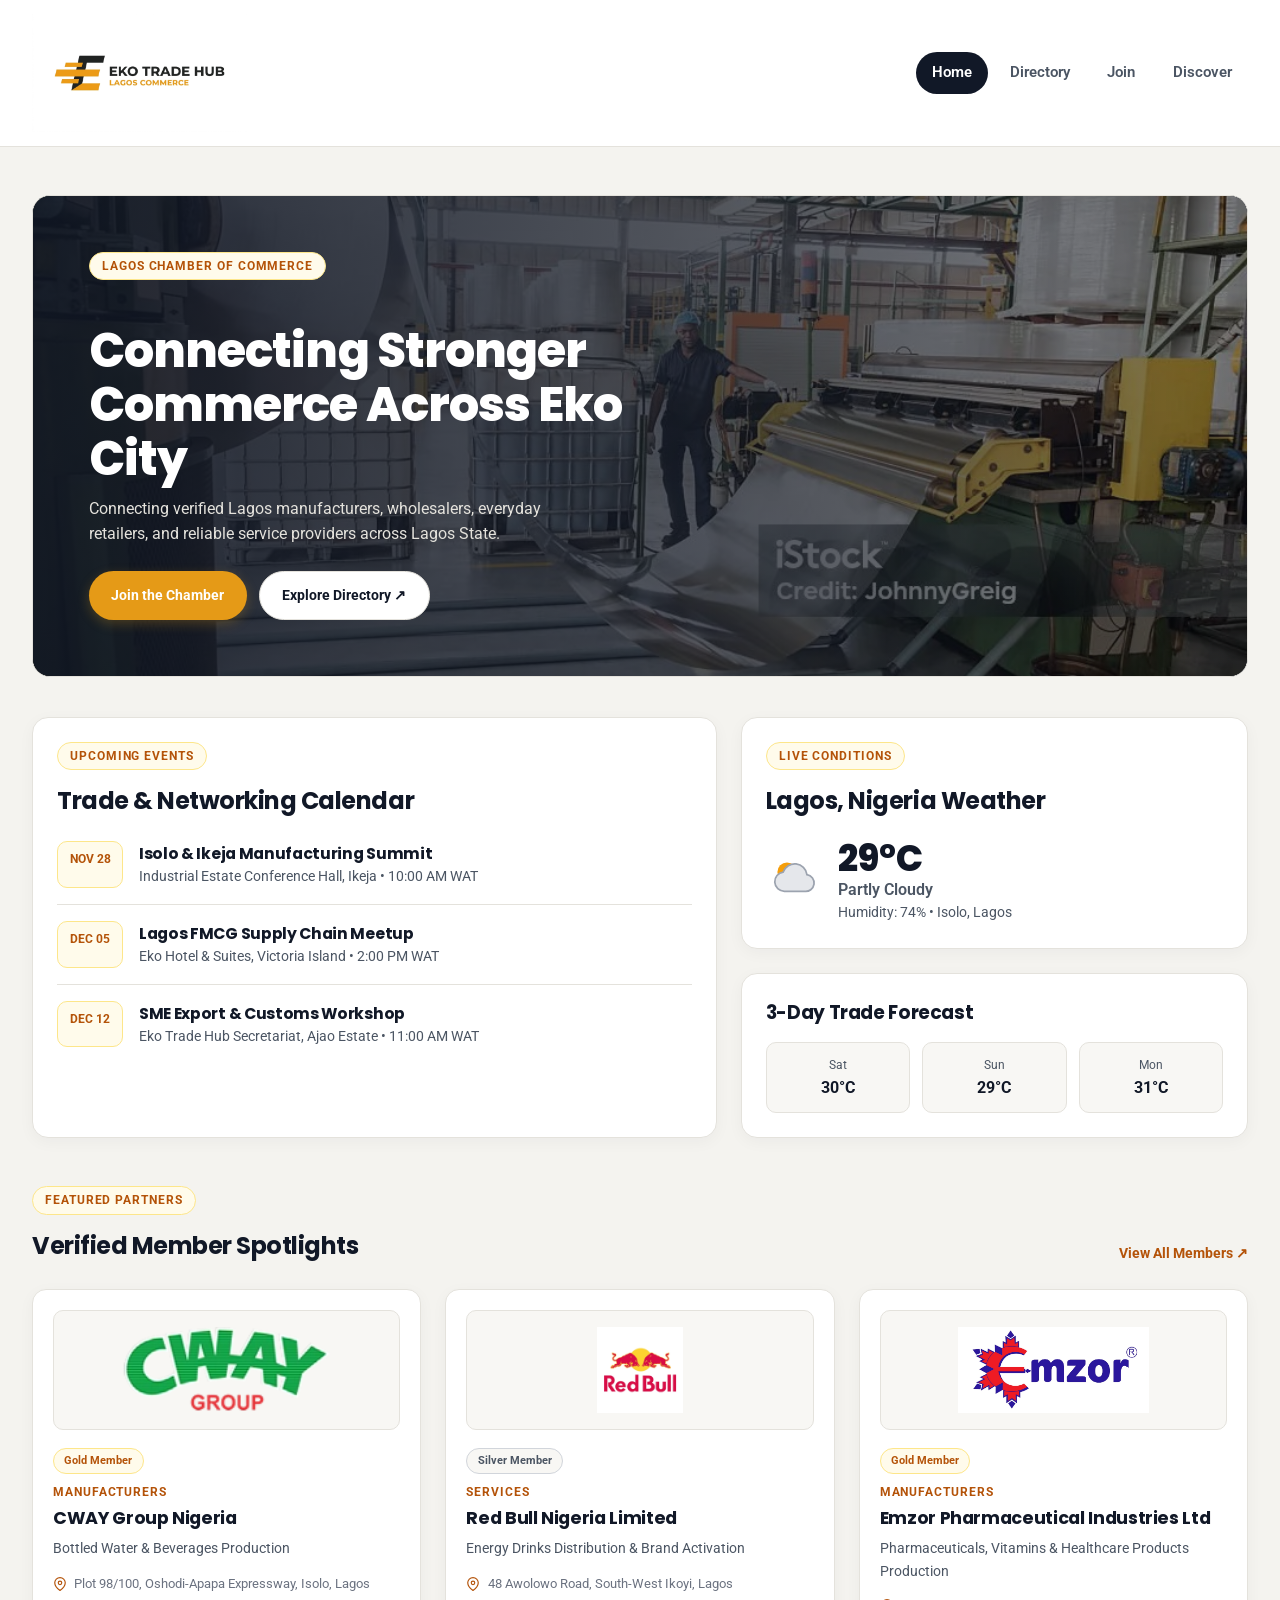
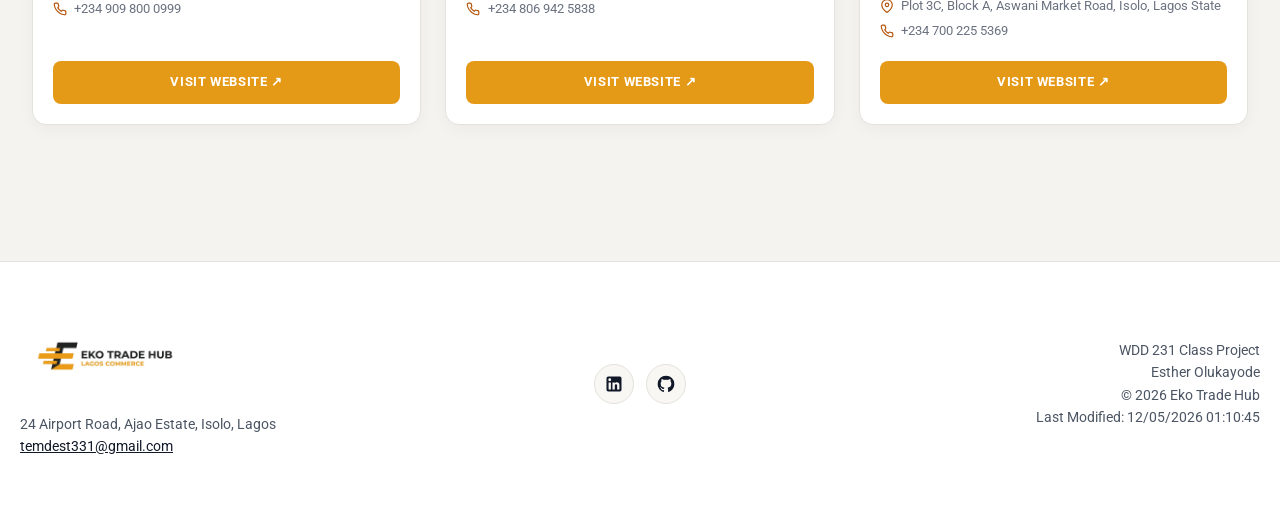
<file: chamber/index.html>
<!DOCTYPE html>
<html lang="en">

<head>
    <meta charset="UTF-8">
    <meta name="viewport" content="width=device-width, initial-scale=1.0">
    <title>Home | Eko Trade Hub</title>
    <meta name="description"
        content="Eko Trade Hub connects Lagos manufacturers, retailers, and commercial service providers with trade opportunities, events, and verified biz networks.">
    <meta name="author" content="Esther Olukayode">
    <link rel="icon" href="favicon.ico">

    <!-- OPEN GRAPH META TAGS -->
    <meta property="og:title" content="Eko Trade Hub - Lagos Chamber of Commerce">
    <meta property="og:description"
        content="Discover trusted Lagos bottled water producers, fashion retailers, supermarkets, and logistics partners.">
    <meta property="og:image" content="https://esthertemidayo.github.io/wdd231/images/temi.webp">
    <meta property="og:url" content="https://esthertemidayo.github.io/wdd231/">

    <!-- GOOGLE FONTS -->
    <link rel="preconnect" href="https://fonts.googleapis.com">
    <link rel="preconnect" href="https://fonts.gstatic.com" crossorigin>
    <link rel="stylesheet"
        href="https://fonts.googleapis.com/css2?family=Poppins:wght@600;700;800&family=Roboto:wght@400;500;700&display=swap">

    <!-- CSS FILES -->
    <link rel="stylesheet" href="styles/normalize.css">
    <link rel="stylesheet" href="styles/small.css">
    <link rel="stylesheet" href="styles/large.css">

    <!-- JAVASCRIPT -->
    <script src="scripts/home.js" defer></script>
</head>

<body>
    <header>
        <div class="header-inner">
            <a href="index.html" class="brand" aria-label="Eko Trade Hub Home">
                <img src="images/ekohub.webp" alt="Eko Trade Hub - Lagos Commerce" class="brand-logo" width="210"
                    height="58">
            </a>

            <button id="menu-btn" aria-label="Toggle navigation menu" aria-expanded="false">
                <svg width="24" height="24" viewBox="0 0 24 24" fill="none" stroke="currentColor" stroke-width="2"
                    stroke-linecap="round">
                    <line x1="3" y1="6" x2="21" y2="6"></line>
                    <line x1="3" y1="12" x2="21" y2="12"></line>
                    <line x1="3" y1="18" x2="21" y2="18"></line>
                </svg>
            </button>

            <nav id="primary-nav">
                <ul class="nav-list">
                    <li><a href="index.html" class="active" aria-current="page">Home</a></li>
                    <li><a href="directory.html">Directory</a></li>
                    <li><a href="join.html">Join</a></li>
                    <li><a href="discover.html">Discover</a></li>
                </ul>
            </nav>
        </div>
    </header>

    <main>
        <!-- HERO SECTION (Scalable <img> with Overlay CTA) -->
        <section class="home-hero">
            <img src="images/lagos.webp" alt="Commercial skyline and trade activity in Lagos, Nigeria"
                class="hero-banner-img" width="1360" height="480">

            <div class="hero-overlay">
                <span class="eyebrow">Lagos Chamber of Commerce</span>
                <h1>Connecting Stronger Commerce Across Eko City</h1>
                <p class="hero-subtitle">Connecting verified Lagos manufacturers, wholesalers, everyday retailers, and
                    reliable service providers across Lagos State.</p>
                <div class="hero-actions">
                    <a href="join.html" class="cta-main">Join the Chamber</a>
                    <a href="directory.html" class="cta-outline">Explore Directory ↗</a>
                </div>
            </div>
        </section>

        <!-- BENTO ROW: EVENTS & LIVE LAGOS WEATHER -->
        <section class="home-bento" aria-label="Chamber Events and Lagos Weather">
            <article class="bento-card events-card">
                <div class="card-header">
                    <span class="eyebrow">Upcoming Events</span>
                    <h2>Trade &amp; Networking Calendar</h2>
                </div>
                <ul class="event-list">
                    <li>
                        <span class="event-date">NOV 28</span>
                        <div>
                            <h3>Isolo &amp; Ikeja Manufacturing Summit</h3>
                            <p>Industrial Estate Conference Hall, Ikeja • 10:00 AM WAT</p>
                        </div>
                    </li>
                    <li>
                        <span class="event-date">DEC 05</span>
                        <div>
                            <h3>Lagos FMCG Supply Chain Meetup</h3>
                            <p>Eko Hotel &amp; Suites, Victoria Island • 2:00 PM WAT</p>
                        </div>
                    </li>
                    <li>
                        <span class="event-date">DEC 12</span>
                        <div>
                            <h3>SME Export &amp; Customs Workshop</h3>
                            <p>Eko Trade Hub Secretariat, Ajao Estate • 11:00 AM WAT</p>
                        </div>
                    </li>
                </ul>
            </article>

            <div class="weather-stack">
                <article class="bento-card weather-card">
                    <div class="card-header">
                        <span class="eyebrow">Live Conditions</span>
                        <h2>Lagos, Nigeria Weather</h2>
                    </div>
                    <div id="current-weather" class="weather-now">
                        <p class="loading-text">Loading Lagos weather...</p>
                    </div>
                </article>

                <article class="bento-card forecast-card">
                    <h3>3-Day Trade Forecast</h3>
                    <div id="weather-forecast" class="forecast-grid">
                        <!-- Populated by home.js -->
                    </div>
                </article>
            </div>
        </section>

        <!-- MEMBER SPOTLIGHTS -->
        <section class="spotlights-section">
            <div class="section-heading">
                <div>
                    <span class="eyebrow">Featured Partners</span>
                    <h2>Verified Member Spotlights</h2>
                </div>
                <a href="directory.html" class="text-link">View All Members ↗</a>
            </div>

            <div id="spotlight-container" class="spotlight-grid">
                <!-- Randomly populated with Gold & Silver members from data/members.json -->
            </div>
        </section>
    </main>

    <footer>
        <div class="footer-grid">
            <div class="footer-contact">
                <img src="images/ekohub.webp" alt="Eko Trade Hub - Lagos Commerce" class="footer-logo" width="175"
                    height="48">
                <p>24 Airport Road, Ajao Estate, Isolo, Lagos</p>
                <p><a href="mailto:temdest331@gmail.com">temdest331@gmail.com</a></p>
            </div>

            <div class="footer-social">
                <a href="https://linkedin.com/in/estherolukayodetee" target="_blank" rel="noopener"
                    aria-label="LinkedIn" class="social-link">
                    <svg width="20" height="20" viewBox="0 0 24 24" fill="currentColor">
                        <path
                            d="M19 3a2 2 0 0 1 2 2v14a2 2 0 0 1-2 2H5a2 2 0 0 1-2-2V5a2 2 0 0 1 2-2h14m-.5 15.5v-5.3a3.26 3.26 0 0 0-3.26-3.26c-.85 0-1.84.52-2.28 1.3v-1.11h-2.79v8.37h2.79v-4.93c0-.77.62-1.4 1.39-1.4a1.4 1.4 0 0 1 1.4 1.4v4.93h2.75M6.88 8.56a1.68 1.68 0 0 0 1.68-1.68c0-.93-.75-1.69-1.68-1.69a1.69 1.69 0 0 0-1.69 1.69c0 .93.76 1.68 1.69 1.68m1.39 9.94v-8.37H5.5v8.37h2.77z" />
                    </svg>
                </a>
                <a href="https://esthertemidayo.github.io/wdd131/" target="_blank" rel="noopener"
                    aria-label="GitHub Portfolio" class="social-link">
                    <svg width="20" height="20" viewBox="0 0 24 24" fill="currentColor">
                        <path
                            d="M12 2A10 10 0 0 0 2 12c0 4.42 2.87 8.17 6.84 9.5.5.08.66-.23.66-.5v-1.69c-2.77.6-3.36-1.34-3.36-1.34-.46-1.16-1.11-1.47-1.11-1.47-.91-.62.07-.6.07-.6 1 .07 1.53 1.03 1.53 1.03.87 1.52 2.34 1.07 2.91.83.09-.65.35-1.09.63-1.34-2.22-.25-4.55-1.11-4.55-4.92 0-1.11.38-2 1.03-2.71-.1-.25-.45-1.29.1-2.64 0 0 .84-.27 2.75 1.02.79-.22 1.65-.33 2.5-.33.85 0 1.71.11 2.5.33 1.91-1.29 2.75-1.02 2.75-1.02.55 1.35.2 2.39.1 2.64.65.71 1.03 1.6 1.03 2.71 0 3.82-2.34 4.66-4.57 4.91.36.31.69.92.69 1.85V21c0 .27.16.59.67.5C19.14 20.16 22 16.42 22 12A10 10 0 0 0 12 2z" />
                    </svg>
                </a>
            </div>

            <div class="footer-meta">
                <p>WDD 231 Class Project</p>
                <p>Esther Olukayode</p>
                <p>&copy; <span id="currentyear"></span> Eko Trade Hub</p>
                <p id="lastModified"></p>
            </div>
        </div>
    </footer>
</body>

</html>
</file>
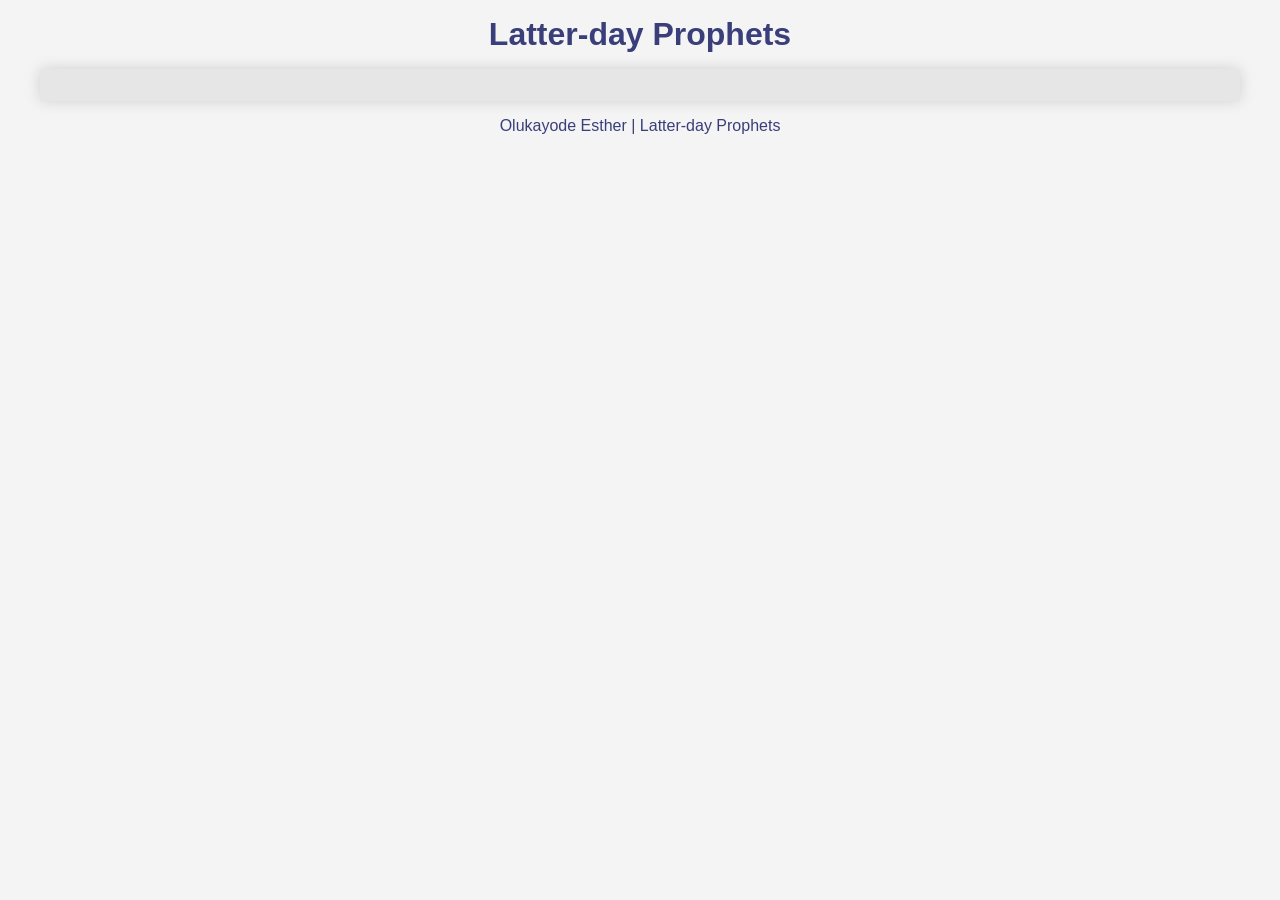
<file: prophets.html>
<!DOCTYPE html>
<html lang="en">

<head>
    <meta charset="UTF-8">
    <meta name="viewport" content="width=device-width, initial-scale=1.0">
    <title>Latter Day Prophets</title>
    <link rel="stylesheet" href="styles/prophets.css">
    <script src="scripts/prophets.js" defer></script>
</head>

<body>
    <header>
        <h1>Latter-day Prophets</h1>
    </header>
    <main>
        <div id="cards"></div>
    </main>
    <footer>
        Olukayode Esther | Latter-day Prophets
    </footer>

</body>

</html>
</file>
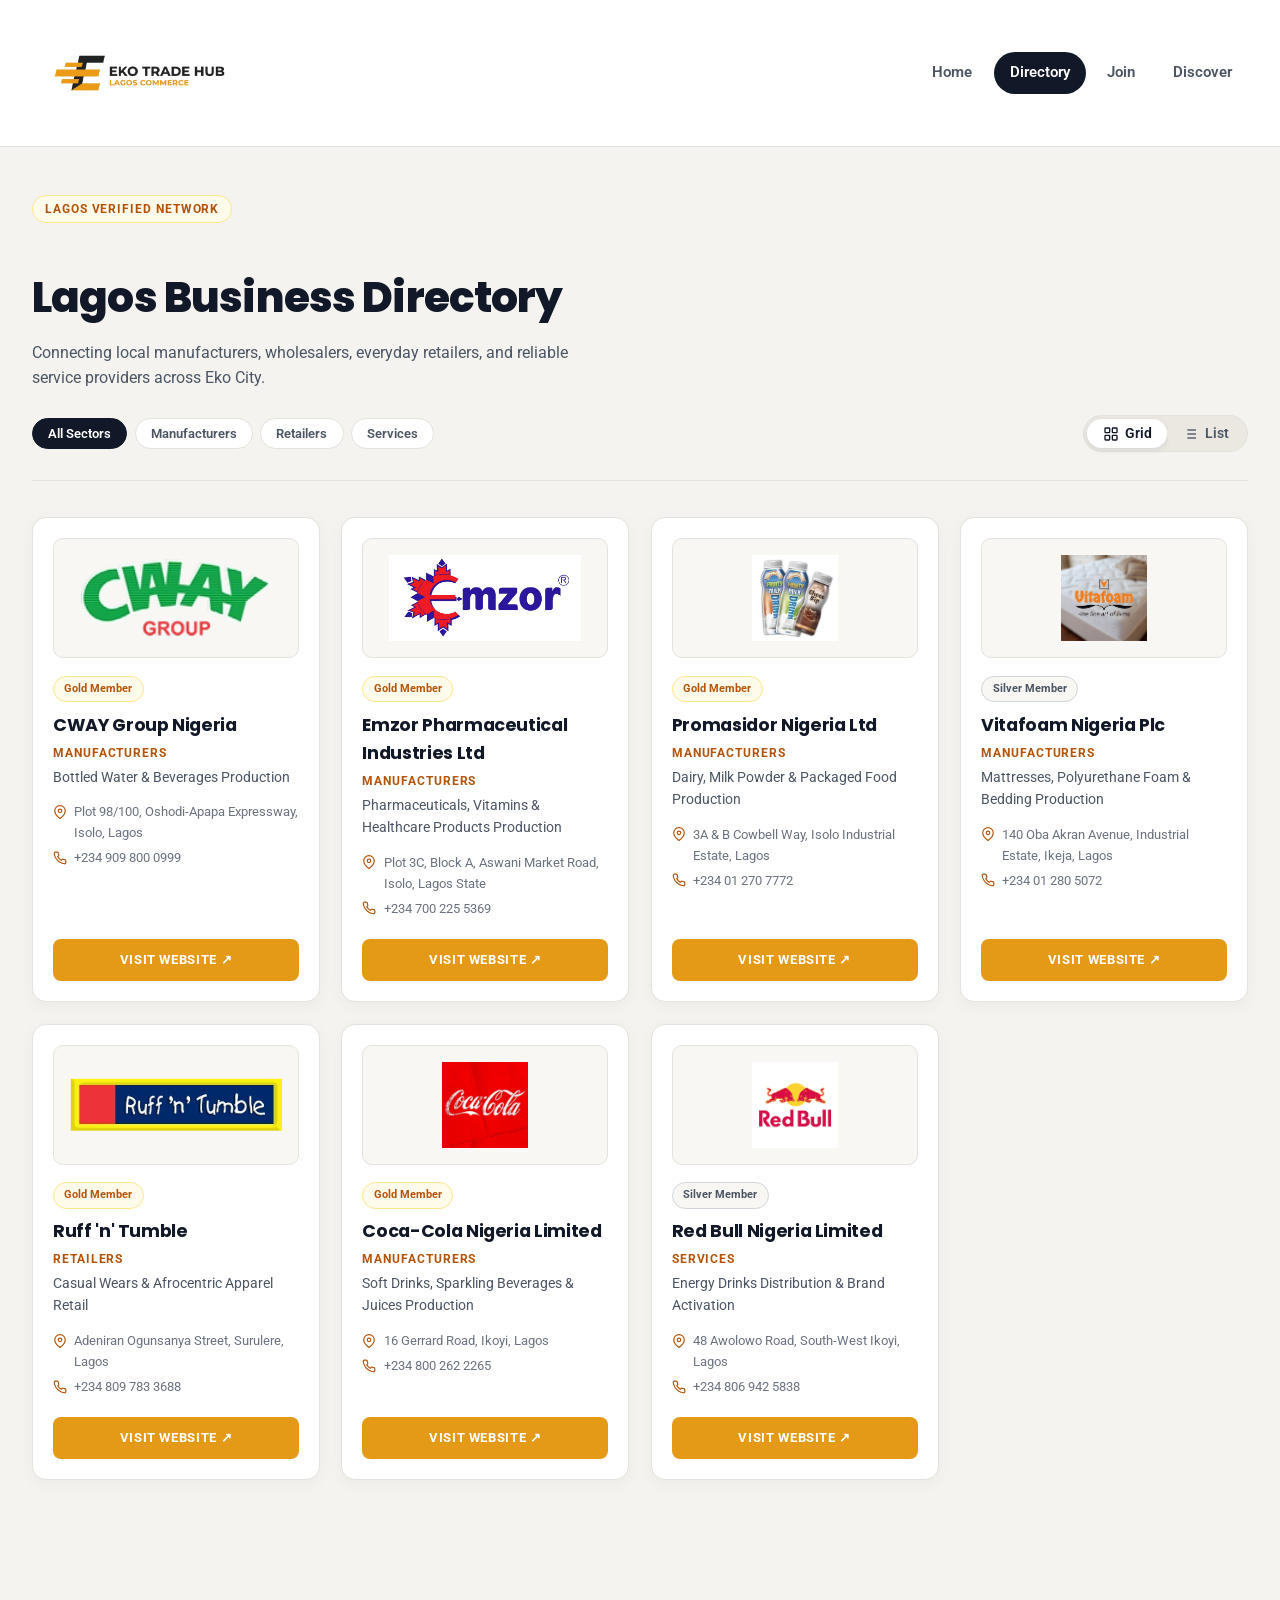
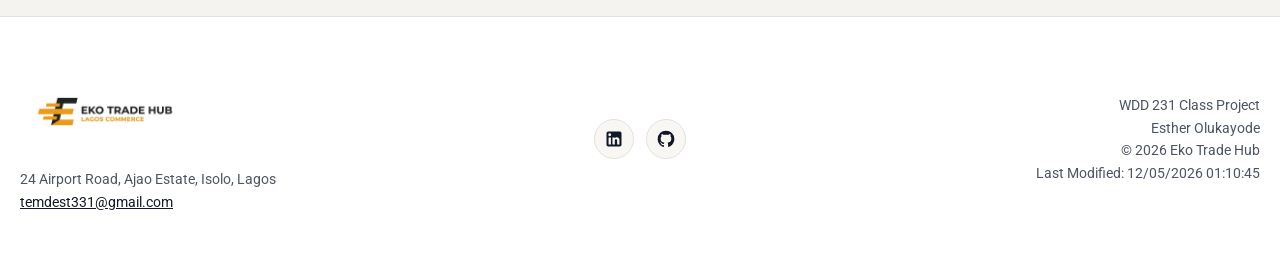
<file: chamber/directory.html>
<!DOCTYPE html>
<html lang="en">

<head>
    <meta charset="UTF-8">
    <meta name="viewport" content="width=device-width, initial-scale=1.0">
    <title>Directory | Eko Trade Hub</title>
    <meta name="description"
        content="Connect with verified Lagos manufacturers, everyday retailers, and commercial service providers at Eko Trade Hub.">
    <meta name="author" content="Esther Olukayode">
    <link rel="icon" href="favicon.ico">

    <!-- OPEN GRAPH META TAGS -->
    <meta property="og:title" content="Member Directory - Eko Trade Hub">
    <meta property="og:description"
        content="Discover trusted Lagos bottled water producers, fashion retailers, supermarkets, and logistics partners.">
    <meta property="og:image" content="https://esthertemidayo.github.io/wdd231/images/temi.webp">
    <meta property="og:url" content="https://esthertemidayo.github.io/wdd231/">

    <!-- GOOGLE FONTS -->
    <link rel="preconnect" href="https://fonts.googleapis.com">
    <link rel="preconnect" href="https://fonts.gstatic.com" crossorigin>
    <link rel="stylesheet"
        href="https://fonts.googleapis.com/css2?family=Poppins:wght@600;700;800&family=Roboto:wght@400;500;700&display=swap">

    <!-- CSS FILES -->
    <link rel="stylesheet" href="styles/normalize.css">
    <link rel="stylesheet" href="styles/small.css">
    <link rel="stylesheet" href="styles/large.css">

    <!-- JAVASCRIPT -->
    <script src="scripts/directory.js" defer></script>
</head>

<body>
    <header>
        <div class="header-inner">
            <a href="index.html" class="brand" aria-label="Eko Trade Hub Home">
                <img src="images/ekohub.webp" alt="Eko Trade Hub - Lagos Commerce" class="brand-logo" width="210"
                    height="58">
            </a>

            <button id="menu-btn" aria-label="Toggle navigation menu" aria-expanded="false">
                <svg width="24" height="24" viewBox="0 0 24 24" fill="none" stroke="currentColor" stroke-width="2"
                    stroke-linecap="round">
                    <line x1="3" y1="6" x2="21" y2="6"></line>
                    <line x1="3" y1="12" x2="21" y2="12"></line>
                    <line x1="3" y1="18" x2="21" y2="18"></line>
                </svg>
            </button>

            <nav id="primary-nav">
                <ul class="nav-list">
                    <li><a href="index.html">Home</a></li>
                    <li><a href="directory.html" class="active" aria-current="page">Directory</a></li>
                    <li><a href="join.html">Join</a></li>
                    <li><a href="discover.html">Discover</a></li>
                </ul>
            </nav>
        </div>
    </header>

    <main>
        <section class="directory-header">
            <span class="eyebrow">Lagos Verified Network</span>
            <h1>Lagos Business Directory</h1>
            <p class="hero-subtitle">Connecting local manufacturers, wholesalers, everyday retailers, and reliable
                service providers across Eko City.</p>

            <div class="controls-bar">
                <div class="sector-filters" role="group" aria-label="Filter by business sector">
                    <button class="sector-btn active" data-sector="All">All Sectors</button>
                    <button class="sector-btn" data-sector="Manufacturers">Manufacturers</button>
                    <button class="sector-btn" data-sector="Retailers">Retailers</button>
                    <button class="sector-btn" data-sector="Services">Services</button>
                </div>

                <div class="view-buttons" role="group" aria-label="Layout view selection">
                    <button id="grid-btn" class="view-btn active" aria-pressed="true">
                        <svg width="16" height="16" viewBox="0 0 24 24" fill="none" stroke="currentColor"
                            stroke-width="2">
                            <rect x="3" y="3" width="7" height="7" rx="1"></rect>
                            <rect x="14" y="3" width="7" height="7" rx="1"></rect>
                            <rect x="14" y="14" width="7" height="7" rx="1"></rect>
                            <rect x="3" y="14" width="7" height="7" rx="1"></rect>
                        </svg>
                        <span>Grid</span>
                    </button>
                    <button id="list-btn" class="view-btn" aria-pressed="false">
                        <svg width="16" height="16" viewBox="0 0 24 24" fill="none" stroke="currentColor"
                            stroke-width="2">
                            <line x1="8" y1="6" x2="21" y2="6"></line>
                            <line x1="8" y1="12" x2="21" y2="12"></line>
                            <line x1="8" y1="18" x2="21" y2="18"></line>
                            <line x1="3" y1="6" x2="3.01" y2="6"></line>
                            <line x1="3" y1="12" x2="3.01" y2="12"></line>
                            <line x1="3" y1="18" x2="3.01" y2="18"></line>
                        </svg>
                        <span>List</span>
                    </button>
                </div>
            </div>
        </section>

        <div id="members-container" class="grid-view">
            <!-- Dynamically populated by directory.js -->
        </div>
    </main>

    <footer>
        <div class="footer-grid">
            <div class="footer-contact">
                <img src="images/ekohub.webp" alt="Eko Trade Hub - Lagos Commerce" class="footer-logo" width="175"
                    height="48">
                <p>24 Airport Road, Ajao Estate, Isolo, Lagos</p>
                <p><a href="mailto:temdest331@gmail.com">temdest331@gmail.com</a></p>
            </div>

            <div class="footer-social">
                <a href="https://linkedin.com/in/estherolukayodetee" target="_blank" rel="noopener"
                    aria-label="LinkedIn" class="social-link">
                    <svg width="20" height="20" viewBox="0 0 24 24" fill="currentColor">
                        <path
                            d="M19 3a2 2 0 0 1 2 2v14a2 2 0 0 1-2 2H5a2 2 0 0 1-2-2V5a2 2 0 0 1 2-2h14m-.5 15.5v-5.3a3.26 3.26 0 0 0-3.26-3.26c-.85 0-1.84.52-2.28 1.3v-1.11h-2.79v8.37h2.79v-4.93c0-.77.62-1.4 1.39-1.4a1.4 1.4 0 0 1 1.4 1.4v4.93h2.75M6.88 8.56a1.68 1.68 0 0 0 1.68-1.68c0-.93-.75-1.69-1.68-1.69a1.69 1.69 0 0 0-1.69 1.69c0 .93.76 1.68 1.69 1.68m1.39 9.94v-8.37H5.5v8.37h2.77z" />
                    </svg>
                </a>
                <a href="https://esthertemidayo.github.io/wdd131/" target="_blank" rel="noopener"
                    aria-label="GitHub Portfolio" class="social-link">
                    <svg width="20" height="20" viewBox="0 0 24 24" fill="currentColor">
                        <path
                            d="M12 2A10 10 0 0 0 2 12c0 4.42 2.87 8.17 6.84 9.5.5.08.66-.23.66-.5v-1.69c-2.77.6-3.36-1.34-3.36-1.34-.46-1.16-1.11-1.47-1.11-1.47-.91-.62.07-.6.07-.6 1 .07 1.53 1.03 1.53 1.03.87 1.52 2.34 1.07 2.91.83.09-.65.35-1.09.63-1.34-2.22-.25-4.55-1.11-4.55-4.92 0-1.11.38-2 1.03-2.71-.1-.25-.45-1.29.1-2.64 0 0 .84-.27 2.75 1.02.79-.22 1.65-.33 2.5-.33.85 0 1.71.11 2.5.33 1.91-1.29 2.75-1.02 2.75-1.02.55 1.35.2 2.39.1 2.64.65.71 1.03 1.6 1.03 2.71 0 3.82-2.34 4.66-4.57 4.91.36.31.69.92.69 1.85V21c0 .27.16.59.67.5C19.14 20.16 22 16.42 22 12A10 10 0 0 0 12 2z" />
                    </svg>
                </a>
            </div>

            <div class="footer-meta">
                <p>WDD 231 Class Project</p>
                <p>Esther Olukayode</p>
                <p>&copy; <span id="currentyear"></span> Eko Trade Hub</p>
                <p id="lastModified"></p>
            </div>
        </div>
    </footer>
</body>

</html>
</file>
<file: chamber/styles/small.css>
:root {
    --page-bg: #F4F3EF;
    --charcoal: #111827;
    --charcoal-soft: #4B5563;
    --muted: #6B7280;
    --amber: #E59A17;
    --amber-dark: #B45309;
    --amber-tint: #FFFBEB;
    --amber-border: #FDE68A;
    --amber-glow: #E59A1740;
    --border-light: #E4E2DC;
    --border-mid: #D1D5DB;
    --surface-soft: #F8F7F4;
    --track-bg: #EAE8E1;
    --header-glass: #FFFFFFF5;
    --hero-fade-start: #111827DB;
    --hero-fade-mid: #11182773;
    --hero-fade-end: #11182726;
    --card-shadow: #1118270A;
    --card-shadow-hover: #11182717;
    --white: #FFFFFF;
}

* {
    box-sizing: border-box;
    margin: 0;
    padding: 0;
}

body {
    max-width: 100%;
    overflow-x: hidden;
    font-family: 'Roboto', Helvetica, Arial, sans-serif;
    background-color: var(--page-bg);
    color: var(--charcoal);
    line-height: 1.6;
}

h1,
h2,
h3 {
    font-family: 'Poppins', Helvetica, Arial, sans-serif;
    letter-spacing: -0.02em;
}

/* Header & Navigation */
header {
    position: sticky;
    top: 0;
    z-index: 100;
    background-color: var(--header-glass);
    backdrop-filter: blur(10px);
    border-bottom: 1px solid var(--border-light);
}

.header-inner,
main,
.footer-grid {
    max-width: 1360px;
    margin: 0 auto;
}

.header-inner {
    display: flex;
    justify-content: space-between;
    align-items: center;
    padding: 0.85rem 1.25rem;
    gap: 0.75rem;
    flex-wrap: wrap;
}

.brand-logo {
    width: 175px;
    height: auto;
    display: block;
}

#menu-btn {
    display: inline-flex;
    align-items: center;
    background: var(--white);
    border: 1px solid var(--border-light);
    color: var(--charcoal);
    padding: 0.45rem;
    border-radius: 8px;
    cursor: pointer;
}

#primary-nav {
    display: none;
    width: 100%;
    padding-top: 0.5rem;
}

#primary-nav.open {
    display: block;
}

.nav-list {
    list-style: none;
    display: flex;
    flex-direction: column;
    gap: 0.25rem;
}

.nav-list a {
    display: block;
    color: var(--charcoal-soft);
    text-decoration: none;
    padding: 0.6rem 1rem;
    border-radius: 999px;
    font-weight: 600;
    font-size: 0.92rem;
    transition: background-color 0.2s ease, color 0.2s ease;
}

.nav-list a:hover {
    background-color: var(--surface-soft);
    color: var(--charcoal);
}

.nav-list a.active {
    background-color: var(--charcoal);
    color: var(--white);
}

main {
    padding: 2.25rem 1.25rem 3.5rem;
}

.eyebrow {
    display: inline-block;
    font-size: 0.72rem;
    font-weight: 700;
    text-transform: uppercase;
    letter-spacing: 0.08em;
    color: var(--amber-dark);
    background-color: var(--amber-tint);
    border: 1px solid var(--amber-border);
    padding: 0.25rem 0.75rem;
    border-radius: 999px;
    margin-bottom: 0.75rem;
}

/* Home Hero */
.home-hero {
    position: relative;
    border-radius: 18px;
    overflow: hidden;
    border: 1px solid var(--border-light);
    background-color: var(--charcoal);
    margin-bottom: 2.5rem;
}

.hero-banner-img {
    width: 100%;
    height: 440px;
    object-fit: cover;
    display: block;
    filter: brightness(0.6);
}

.hero-overlay {
    position: absolute;
    inset: 0;
    display: flex;
    flex-direction: column;
    justify-content: center;
    align-items: flex-start;
    padding: 1.75rem;
    background: linear-gradient(90deg, var(--hero-fade-start) 0%, var(--hero-fade-mid) 65%, var(--hero-fade-end) 100%);
}

.hero-overlay h1 {
    color: var(--white);
    font-size: clamp(1.75rem, 4.2vw, 2.95rem);
    font-weight: 800;
    line-height: 1.14;
    max-width: 18ch;
    margin-bottom: 0.65rem;
}

.hero-overlay .hero-subtitle {
    color: var(--border-light);
    max-width: 52ch;
}

.hero-actions {
    display: flex;
    flex-wrap: wrap;
    gap: 0.75rem;
    margin-top: 1.5rem;
}

.cta-main,
.cta-outline {
    display: inline-flex;
    align-items: center;
    padding: 0.75rem 1.4rem;
    border-radius: 999px;
    font-weight: 700;
    font-size: 0.9rem;
    text-decoration: none;
    transition: transform 0.2s ease, background-color 0.2s ease;
}

.cta-main {
    background-color: var(--amber);
    color: var(--white);
    box-shadow: 0 4px 12px var(--amber-glow);
}

.cta-main:hover,
.member-card a:hover,
.social-link:hover {
    background-color: var(--charcoal);
    color: var(--white);
}

.cta-outline {
    background-color: var(--white);
    color: var(--charcoal);
    border: 1px solid var(--border-light);
}

/* Home Bento & Weather */
.home-bento,
.weather-stack,
.spotlight-grid {
    display: grid;
    grid-template-columns: 1fr;
    gap: 1.5rem;
}

.home-bento {
    margin-bottom: 3rem;
}

.bento-card {
    background-color: var(--white);
    border: 1px solid var(--border-light);
    border-radius: 16px;
    padding: 1.5rem;
    box-shadow: 0 4px 16px var(--card-shadow);
}

.card-header {
    margin-bottom: 1.25rem;
}

.event-list {
    list-style: none;
    display: flex;
    flex-direction: column;
    gap: 1rem;
}

.event-list li {
    display: flex;
    gap: 1rem;
    padding-bottom: 1rem;
    border-bottom: 1px solid var(--border-light);
}

.event-list li:last-child {
    padding-bottom: 0;
    border-bottom: none;
}

.event-date {
    flex-shrink: 0;
    background-color: var(--amber-tint);
    color: var(--amber-dark);
    border: 1px solid var(--amber-border);
    font-weight: 700;
    font-size: 0.78rem;
    padding: 0.45rem 0.65rem;
    border-radius: 10px;
    min-width: 66px;
    text-align: center;
}

.event-list h3 {
    font-size: 0.98rem;
}

.event-list p,
.weather-meta {
    font-size: 0.85rem;
    color: var(--charcoal-soft);
}

.weather-now {
    display: flex;
    align-items: center;
    gap: 1rem;
}

.weather-temp {
    font-family: 'Poppins', sans-serif;
    font-size: 2.25rem;
    font-weight: 800;
    line-height: 1;
}

.weather-desc {
    font-weight: 600;
    color: var(--charcoal-soft);
    text-transform: capitalize;
}

.forecast-grid {
    display: grid;
    grid-template-columns: repeat(3, 1fr);
    gap: 0.75rem;
    margin-top: 0.85rem;
}

.forecast-day {
    background-color: var(--surface-soft);
    border: 1px solid var(--border-light);
    border-radius: 10px;
    padding: 0.75rem 0.5rem;
    text-align: center;
}

.forecast-day span {
    display: block;
    font-size: 0.78rem;
    color: var(--charcoal-soft);
}

.section-heading {
    display: flex;
    flex-wrap: wrap;
    justify-content: space-between;
    align-items: flex-end;
    gap: 1rem;
    margin-bottom: 1.5rem;
}

.text-link {
    font-weight: 700;
    font-size: 0.9rem;
    color: var(--amber-dark);
    text-decoration: none;
}

/* Directory Header & Filters */
.directory-header {
    padding-bottom: 1.75rem;
    border-bottom: 1px solid var(--border-light);
    margin-bottom: 2.25rem;
}

.directory-header h1 {
    font-size: clamp(1.85rem, 4vw, 2.65rem);
    font-weight: 800;
    margin-bottom: 0.5rem;
}

.hero-subtitle {
    color: var(--charcoal-soft);
    max-width: 62ch;
}

.controls-bar {
    display: flex;
    flex-direction: column;
    gap: 1rem;
    margin-top: 1.5rem;
    align-items: flex-start;
}

.sector-filters {
    display: flex;
    flex-wrap: wrap;
    gap: 0.45rem;
}

.sector-btn {
    white-space: nowrap;
    padding: 0.45rem 0.95rem;
    border: 1px solid var(--border-light);
    background-color: var(--white);
    color: var(--charcoal-soft);
    font-weight: 600;
    font-size: 0.83rem;
    border-radius: 999px;
    cursor: pointer;
}

.sector-btn.active {
    background-color: var(--charcoal);
    border-color: var(--charcoal);
    color: var(--white);
}

.view-buttons {
    display: inline-flex;
    background-color: var(--track-bg);
    border: 1px solid var(--border-light);
    border-radius: 999px;
    padding: 3px;
}

.view-btn {
    display: inline-flex;
    align-items: center;
    gap: 0.4rem;
    padding: 0.42rem 0.95rem;
    border: none;
    background-color: var(--track-bg);
    color: var(--charcoal-soft);
    font-weight: 600;
    font-size: 0.85rem;
    border-radius: 999px;
    cursor: pointer;
}

.view-btn.active {
    background-color: var(--white);
    color: var(--charcoal);
    box-shadow: 0 2px 6px var(--card-shadow-hover);
}

/* Shared Member Cards (Directory Grid + Home Spotlights) */
#members-container {
    transition: opacity 0.2s ease, transform 0.2s ease;
}

#members-container.is-switching {
    opacity: 0;
    transform: translateY(6px);
}

#members-container.grid-view {
    display: grid;
    grid-template-columns: repeat(auto-fill, minmax(235px, 1fr));
    gap: 1.35rem;
}

#members-container.grid-view .member-card,
.spotlight-grid .member-card {
    background-color: var(--white);
    border: 1px solid var(--border-light);
    border-radius: 14px;
    padding: 1.25rem;
    display: flex;
    flex-direction: column;
    box-shadow: 0 4px 16px var(--card-shadow);
    transition: transform 0.25s ease, box-shadow 0.25s ease;
}

#members-container.grid-view .member-card:hover,
.spotlight-grid .member-card:hover {
    transform: translateY(-4px);
    box-shadow: 0 14px 28px -6px var(--card-shadow-hover);
}

#members-container.grid-view .member-card img,
.spotlight-grid .member-card img {
    width: 100%;
    height: 120px;
    object-fit: contain;
    background-color: var(--surface-soft);
    border: 1px solid var(--border-light);
    border-radius: 10px;
    padding: 1rem;
    margin-bottom: 1.1rem;
}

.member-info {
    flex-grow: 1;
    display: flex;
    flex-direction: column;
    align-items: flex-start;
}

.member-badge {
    font-size: 0.7rem;
    font-weight: 700;
    padding: 0.2rem 0.65rem;
    border-radius: 999px;
    margin-bottom: 0.55rem;
}

.badge-gold {
    background-color: var(--amber-tint);
    color: var(--amber-dark);
    border: 1px solid var(--amber-border);
}

.badge-silver,
.badge-member {
    background-color: var(--surface-soft);
    color: var(--charcoal-soft);
    border: 1px solid var(--border-mid);
}

.member-sector {
    font-size: 0.72rem;
    font-weight: 700;
    text-transform: uppercase;
    letter-spacing: 0.08em;
    color: var(--amber-dark);
    margin-bottom: 0.2rem;
}

.member-card h2 {
    font-size: 1.1rem;
    margin-bottom: 0.3rem;
}

.member-spec {
    font-size: 0.87rem;
    color: var(--charcoal-soft);
    margin-bottom: 0.85rem;
}

.member-address,
.member-phone {
    display: flex;
    align-items: flex-start;
    gap: 0.45rem;
    font-size: 0.82rem;
    color: var(--muted);
    margin-bottom: 0.25rem;
}

.member-address svg,
.member-phone svg {
    flex-shrink: 0;
    margin-top: 0.22rem;
    color: var(--amber-dark);
}

.member-phone {
    margin-bottom: 1.25rem;
}

.member-card a {
    display: block;
    margin-top: auto;
    align-self: stretch;
    text-align: center;
    padding: 0.68rem 1rem;
    background-color: var(--amber);
    color: var(--white);
    font-weight: 700;
    font-size: 0.8rem;
    text-transform: uppercase;
    letter-spacing: 0.05em;
    text-decoration: none;
    border-radius: 8px;
    transition: background-color 0.2s ease;
}

/* List View */
#members-container.list-view {
    display: flex;
    flex-direction: column;
    background-color: var(--white);
    border: 1px solid var(--border-light);
    border-radius: 14px;
    overflow: hidden;
}

#members-container.list-view .member-card {
    padding: 1rem 1.25rem;
    border-bottom: 1px solid var(--border-light);
}

#members-container.list-view .member-card img,
#members-container.list-view .member-sector {
    display: none;
}

#members-container.list-view .member-card a {
    margin-top: 0.5rem;
    align-self: flex-start;
    padding: 0.45rem 0.9rem;
}

/* Footer */
footer {
    background-color: var(--white);
    border-top: 1px solid var(--border-light);
    padding: 3rem 1.25rem;
    margin-top: 4rem;
}

.footer-grid {
    display: grid;
    grid-template-columns: 1fr;
    gap: 1.75rem;
    text-align: center;
}

.footer-logo {
    width: 170px;
    height: auto;
    margin: 0 auto 0.65rem;
    display: block;
}

.footer-contact p,
.footer-meta p {
    color: var(--charcoal-soft);
    font-size: 0.88rem;
}

.footer-contact a {
    color: var(--charcoal);
}

.footer-social {
    display: flex;
    justify-content: center;
    gap: 0.75rem;
}

.social-link {
    display: inline-flex;
    align-items: center;
    justify-content: center;
    width: 40px;
    height: 40px;
    border-radius: 50%;
    border: 1px solid var(--border-light);
    color: var(--charcoal);
    background-color: var(--surface-soft);
    transition: background-color 0.2s ease, color 0.2s ease;
}
</file>
<file: chamber/styles/large.css>
@media (min-width: 768px) {
    .header-inner {
        flex-wrap: nowrap;
        padding: 0.9rem 2rem;
    }

    .brand-logo {
        width: 215px;
    }

    #menu-btn {
        display: none;
    }

    #primary-nav {
        display: block;
        width: auto;
        padding-top: 0;
    }

    .nav-list {
        flex-direction: row;
        gap: 0.35rem;
    }

    main {
        padding: 3rem 2rem 4.5rem;
    }

    .hero-banner-img {
        height: 480px;
    }

    .hero-overlay {
        padding: 3.5rem;
    }

    .home-bento {
        grid-template-columns: 1.35fr 1fr;
    }

    .spotlight-grid {
        grid-template-columns: repeat(3, 1fr);
    }

    .controls-bar {
        flex-direction: row;
        justify-content: space-between;
        align-items: center;
    }

    #members-container.list-view .member-info {
        display: grid;
        grid-template-columns: 115px minmax(0, 1.6fr) minmax(0, 1.8fr) minmax(0, 2fr) 140px auto;
        align-items: center;
        gap: 1rem;
        width: 100%;
    }

    #members-container.list-view .member-badge,
    #members-container.list-view .member-card h2,
    #members-container.list-view .member-spec,
    #members-container.list-view .member-address,
    #members-container.list-view .member-phone,
    #members-container.list-view .member-card a {
        margin: 0;
    }

    #members-container.list-view .member-card a {
        justify-self: end;
        white-space: nowrap;
    }

    .footer-grid {
        grid-template-columns: 1.5fr 1fr 1.5fr;
        text-align: left;
        align-items: center;
    }

    .footer-logo {
        margin: 0 0 0.65rem;
    }

    .footer-meta {
        text-align: right;
    }
}
</file>
<file: styles/prophets.css>
body {
    font-family: Roboto, Arial, sans-serif;
    background-color: #f4f4f4;
    color: #222222;
}

header,
footer {
    text-align: center;
    padding: 1rem;
    color: #3a3f7a;
}

* {
    box-sizing: border-box;
    margin: 0;
    padding: 0;
}

main {
    max-width: 1200px;
    margin: 0 auto;
    padding: 1rem;
    background-color: #e6e6e6;
    box-shadow: 0 0 15px rgba(0, 0, 0, 0.15);
}

#cards {
    display: grid;
    grid-template-columns: repeat(auto-fit, minmax(260px, 1fr));
    gap: 0.75rem;
}

#cards section {
    background-color: #e3e3ec;
    border: 1px solid #7a7a9c;
    padding: 1rem;
    display: flex;
    flex-direction: column;
    align-items: center;
    text-align: center;
}

#cards h2 {
    color: #3a3f7a;
    font-size: 1.3rem;
    margin-bottom: 0.4rem;
}

#cards p {
    font-size: 0.9rem;
    margin-bottom: 0.25rem;
}

#cards img {
    width: auto;
    max-width: 100%;
    height: 220px;
    object-fit: cover;
    margin-top: 0.75rem;
    box-shadow: 0 4px 10px rgba(0, 0, 0, 0.35);
}
</file>
